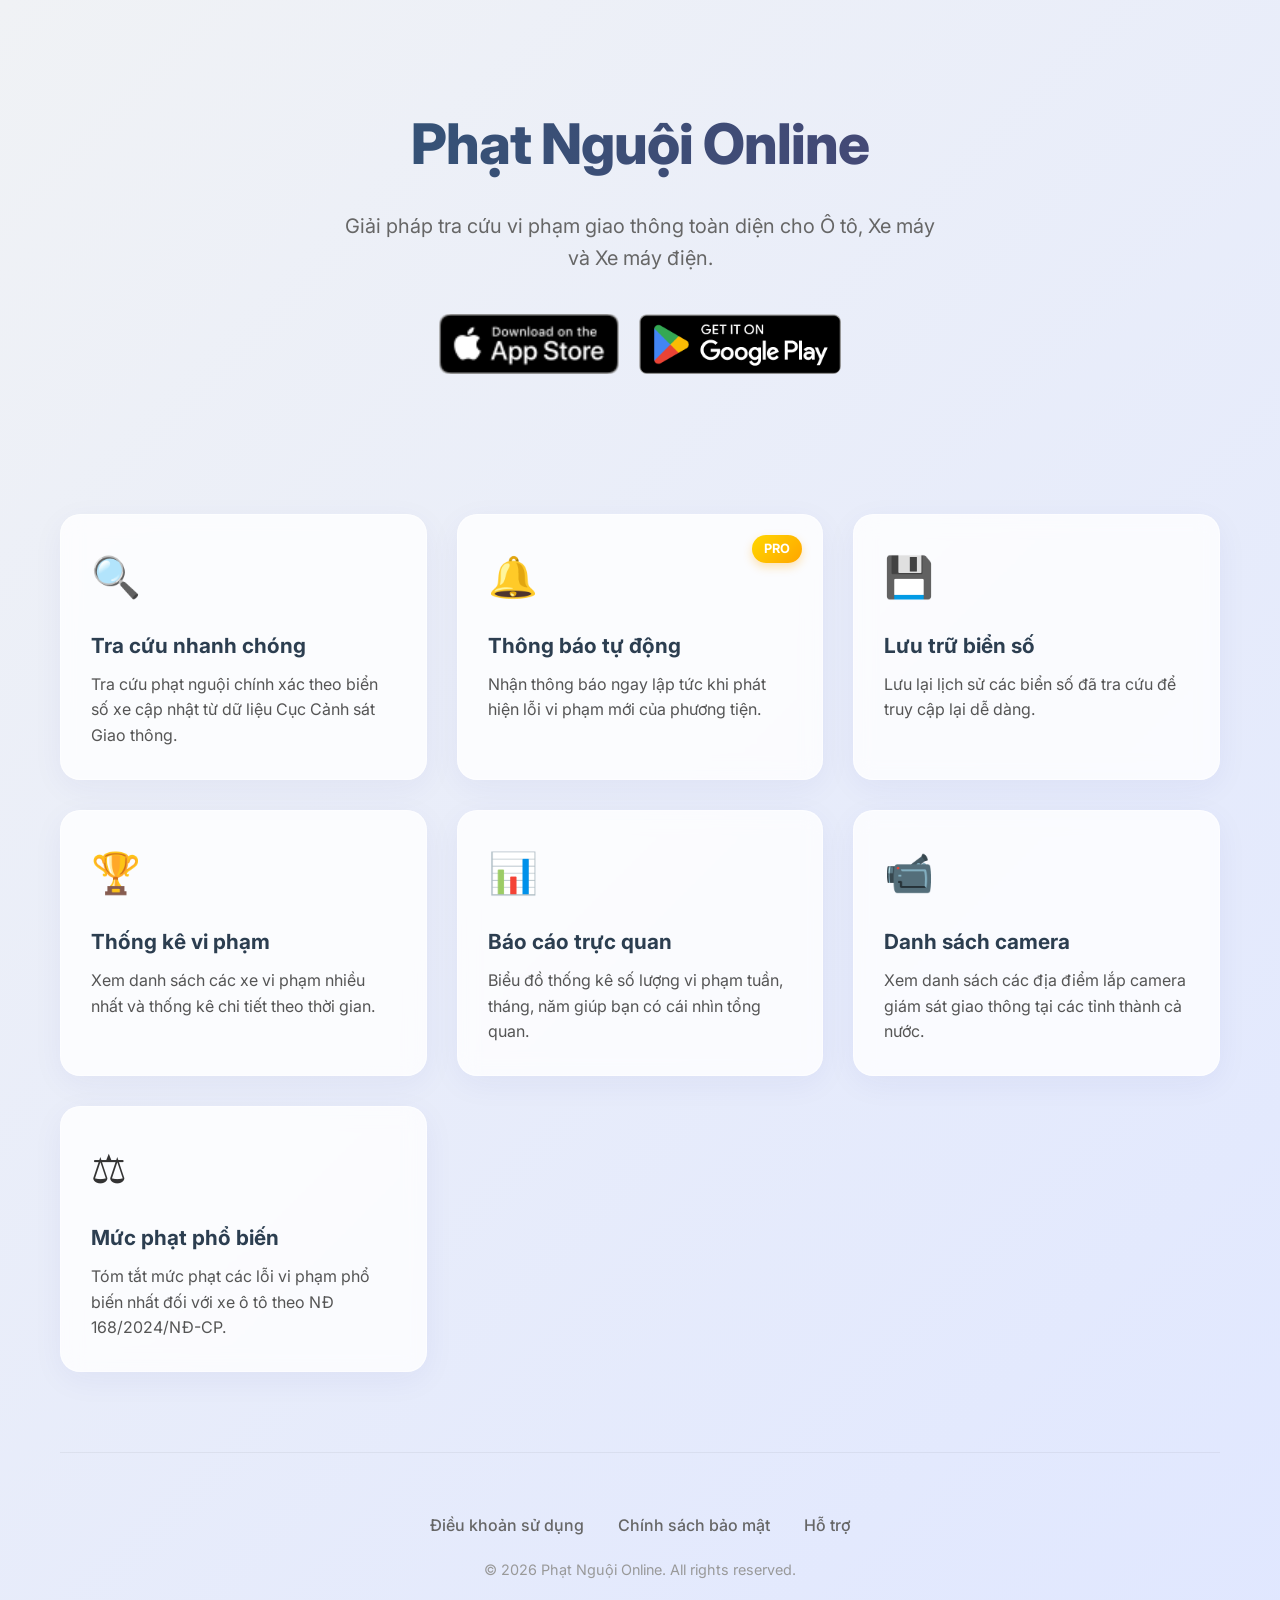
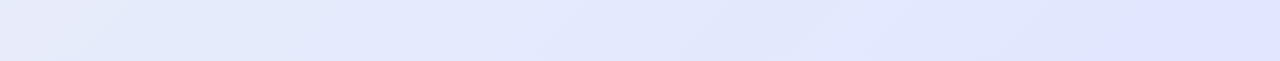
<file: index.html>
<!DOCTYPE html>
<html lang="vi">

<head>
    <meta charset="UTF-8">
    <meta name="viewport" content="width=device-width, initial-scale=1.0">
    <title>Phạt Nguội Online - Tra cứu vi phạm giao thông</title>
    <meta name="description"
        content="Ứng dụng tra cứu phạt nguội nhanh chóng, chính xác cho ô tô, xe máy, xe máy điện. Thông báo lỗi tự động.">
    <!-- Google Fonts -->
    <link rel="preconnect" href="https://fonts.googleapis.com">
    <link rel="preconnect" href="https://fonts.gstatic.com" crossorigin>
    <link href="https://fonts.googleapis.com/css2?family=Inter:wght@400;500;700;800&display=swap" rel="stylesheet">
    <link rel="icon" type="image/x-icon" href="assets/phatnguoi-app.ico">
    <link rel="stylesheet" href="css/style.css">

    <!-- Open Graph / SEO -->
    <meta property="og:title" content="Phạt Nguội Online">
    <meta property="og:description" content="Tra cứu phạt nguội giao thông toàn quốc.">
    <meta property="og:type" content="website">
</head>

<body>

    <div class="container">
        <header>
            <h1>Phạt Nguội Online</h1>
            <p class="tagline">Giải pháp tra cứu vi phạm giao thông toàn diện cho Ô tô, Xe máy và Xe máy điện.</p>

            <div class="download-buttons">
                <img src="assets/App_Store_Badge.png" alt="Download on App Store" class="store-badge" id="appStoreBtn">
                <img src="assets/GooglePlay_Badge.png" alt="Get it on Google Play" class="store-badge"
                    id="playStoreBtn">
            </div>
        </header>

        <section class="features">
            <div class="feature-card">
                <span class="feature-icon">🔍</span>
                <h3 class="feature-title">Tra cứu nhanh chóng</h3>
                <p class="feature-desc">Tra cứu phạt nguội chính xác theo biển số xe cập nhật từ dữ liệu Cục Cảnh sát
                    Giao thông.</p>
            </div>

            <div class="feature-card">
                <span class="pro-badge">PRO</span>
                <span class="feature-icon">🔔</span>
                <h3 class="feature-title">Thông báo tự động</h3>
                <p class="feature-desc">Nhận thông báo ngay lập tức khi phát hiện lỗi vi phạm mới của phương tiện.</p>
            </div>

            <div class="feature-card">
                <span class="feature-icon">💾</span>
                <h3 class="feature-title">Lưu trữ biển số</h3>
                <p class="feature-desc">Lưu lại lịch sử các biển số đã tra cứu để truy cập lại dễ dàng.</p>
            </div>

            <div class="feature-card">
                <span class="feature-icon">🏆</span>
                <h3 class="feature-title">Thống kê vi phạm</h3>
                <p class="feature-desc">Xem danh sách các xe vi phạm nhiều nhất và thống kê chi tiết theo thời gian.</p>
            </div>

            <div class="feature-card">
                <span class="feature-icon">📊</span>
                <h3 class="feature-title">Báo cáo trực quan</h3>
                <p class="feature-desc">Biểu đồ thống kê số lượng vi phạm tuần, tháng, năm giúp bạn có cái nhìn tổng
                    quan.</p>
            </div>

            <div class="feature-card">
                <span class="feature-icon">📹</span>
                <h3 class="feature-title">Danh sách camera</h3>
                <p class="feature-desc">Xem danh sách các địa điểm lắp camera giám sát giao thông tại các tỉnh thành cả
                    nước.</p>
            </div>

            <div class="feature-card">
                <span class="feature-icon">⚖️</span>
                <h3 class="feature-title">Mức phạt phổ biến</h3>
                <p class="feature-desc">Tóm tắt mức phạt các lỗi vi phạm phổ biến nhất đối với xe ô tô theo NĐ
                    168/2024/NĐ-CP.</p>
            </div>
        </section>

        <footer>
            <div class="footer-links">
                <a href="/terms">Điều khoản sử dụng</a>
                <a href="/privacy">Chính sách bảo mật</a>
                <a href="/support">Hỗ trợ</a>
            </div>
            <p class="copyright">© 2026 Phạt Nguội Online. All rights reserved.</p>
        </footer>
    </div>

    <script src="js/config.js"></script>
    <script src="js/main.js"></script>
</body>

</html>
</file>
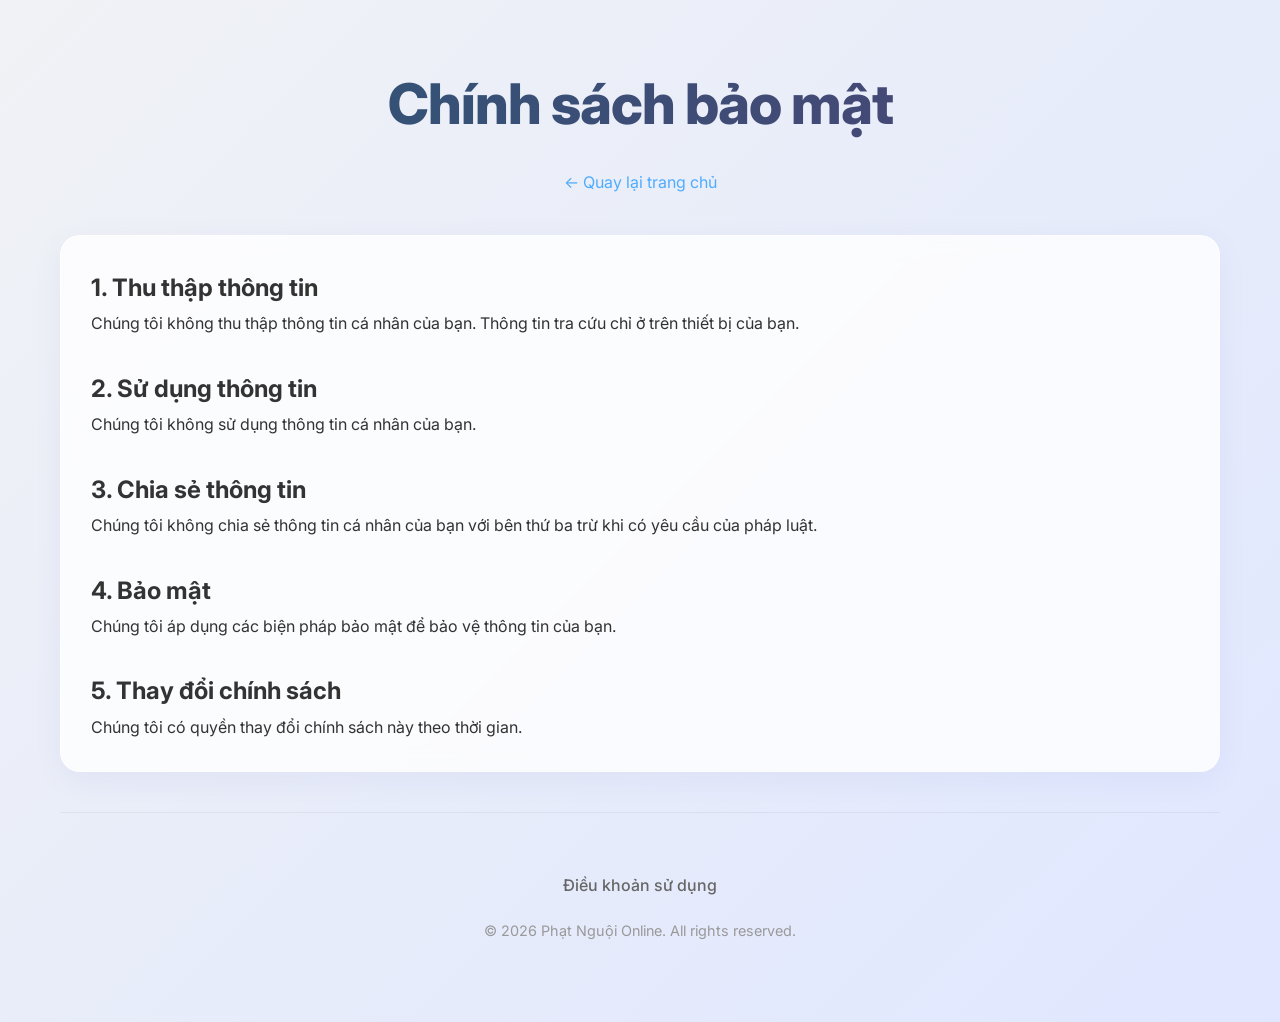
<file: privacy/index.html>
<!DOCTYPE html>
<html lang="vi">

<head>
    <meta charset="UTF-8">
    <meta name="viewport" content="width=device-width, initial-scale=1.0">
    <title>Chính sách bảo mật - Phạt Nguội Online</title>
    <link rel="preconnect" href="https://fonts.googleapis.com">
    <link rel="preconnect" href="https://fonts.gstatic.com" crossorigin>
    <link href="https://fonts.googleapis.com/css2?family=Inter:wght@400;500;700&display=swap" rel="stylesheet">
    <link rel="icon" type="image/x-icon" href="../assets/phatnguoi-app.ico">
    <link rel="stylesheet" href="../css/style.css">
</head>

<body>
    <div class="container">
        <header style="padding: 40px 0;">
            <h1>Chính sách bảo mật</h1>
            <a href="/" style="text-decoration: none; color: var(--primary-color);">← Quay lại trang chủ</a>
        </header>

        <div class="feature-card" style="text-align: left; line-height: 1.8;">
            <h2>1. Thu thập thông tin</h2>
            <p>Chúng tôi không thu thập thông tin cá nhân của bạn. Thông tin tra cứu chỉ ở trên thiết bị của bạn.</p>
            <br>
            <h2>2. Sử dụng thông tin</h2>
            <p>Chúng tôi không sử dụng thông tin cá nhân của bạn.</p>
            <br>
            <h2>3. Chia sẻ thông tin</h2>
            <p>Chúng tôi không chia sẻ thông tin cá nhân của bạn với bên thứ ba trừ khi có yêu cầu của pháp luật.</p>
            <br>
            <h2>4. Bảo mật</h2>
            <p>Chúng tôi áp dụng các biện pháp bảo mật để bảo vệ thông tin của bạn.</p>
            <br>
            <h2>5. Thay đổi chính sách</h2>
            <p>Chúng tôi có quyền thay đổi chính sách này theo thời gian.</p>
        </div>

        <footer>
            <div class="footer-links">
                <a href="/terms">Điều khoản sử dụng</a>
            </div>
            <p class="copyright">© 2026 Phạt Nguội Online. All rights reserved.</p>
        </footer>
    </div>
</body>

</html>
</file>
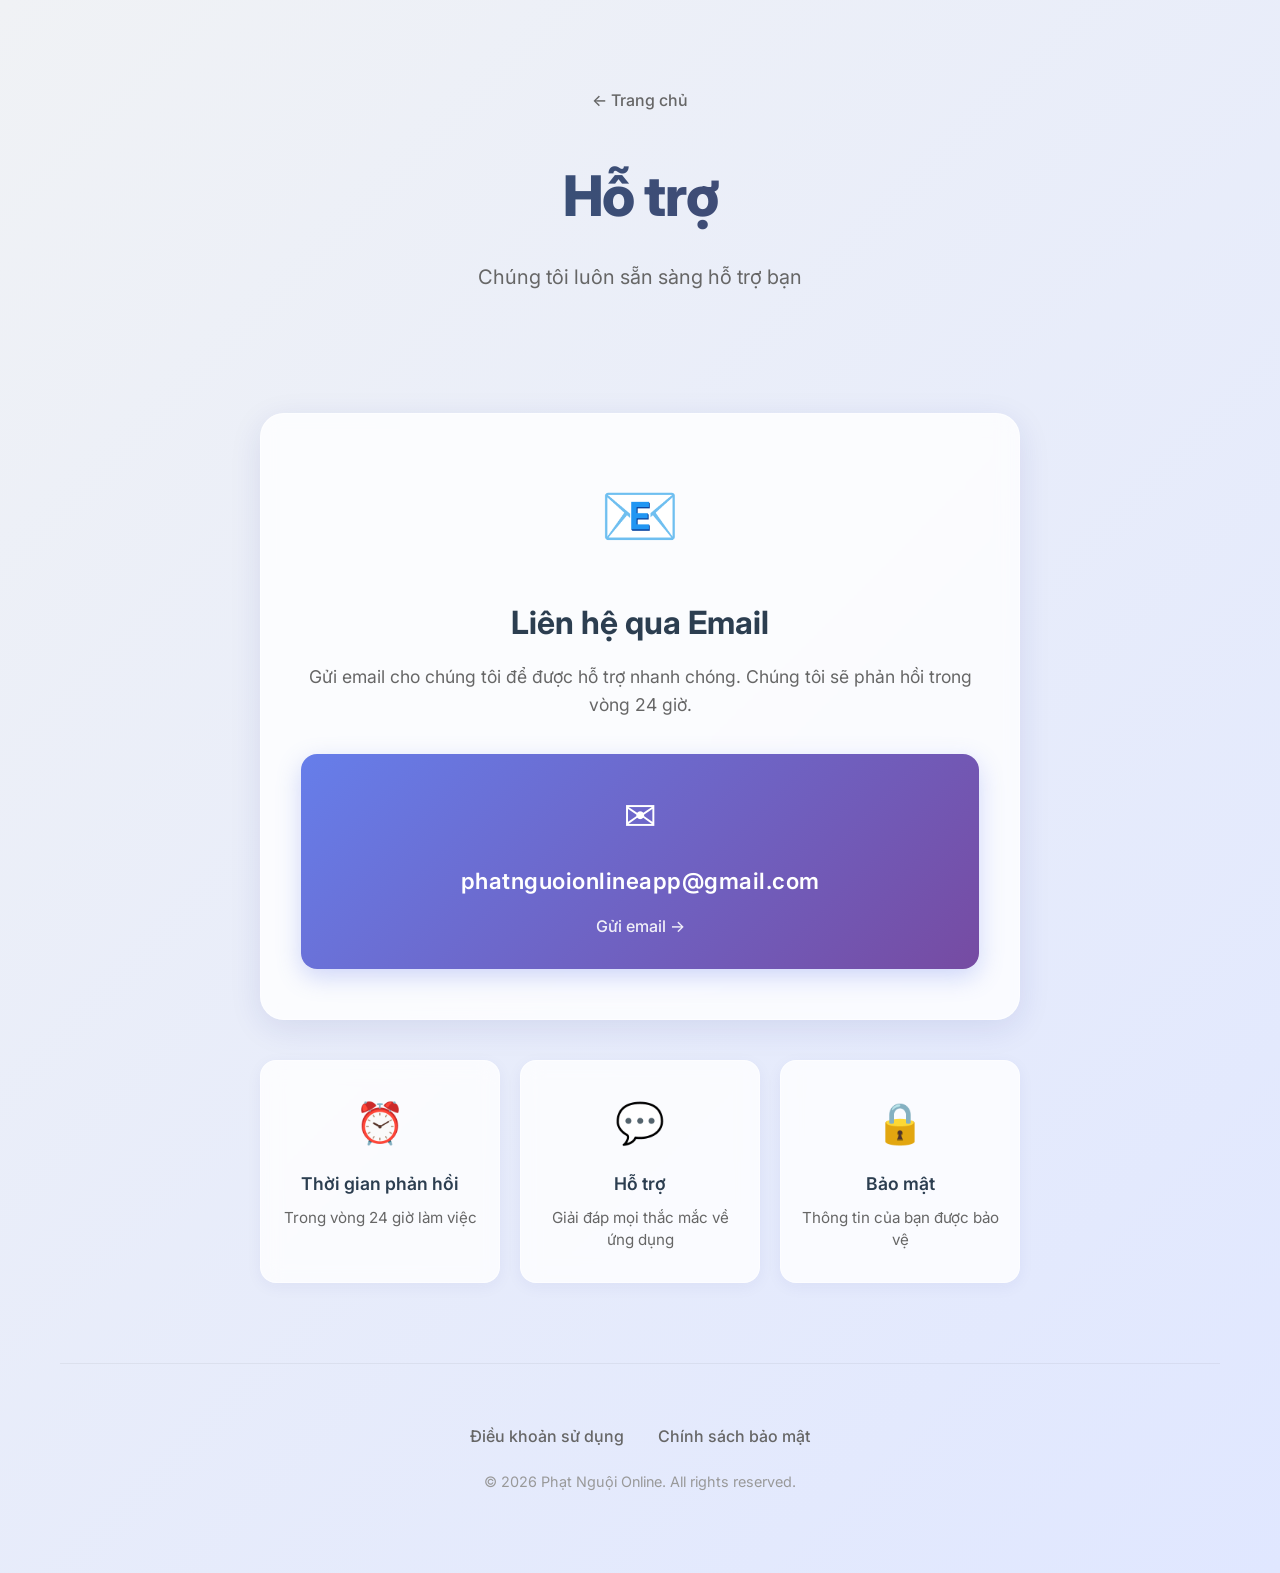
<file: support/index.html>
<!DOCTYPE html>
<html lang="vi">

<head>
    <meta charset="UTF-8">
    <meta name="viewport" content="width=device-width, initial-scale=1.0">
    <title>Hỗ trợ - Phạt Nguội Online</title>
    <meta name="description" content="Liên hệ hỗ trợ cho ứng dụng Phạt Nguội Online">
    <!-- Google Fonts -->
    <link rel="preconnect" href="https://fonts.googleapis.com">
    <link rel="preconnect" href="https://fonts.gstatic.com" crossorigin>
    <link href="https://fonts.googleapis.com/css2?family=Inter:wght@400;500;700;800&display=swap" rel="stylesheet">
    <link rel="icon" type="image/x-icon" href="../assets/phatnguoi-app.ico">
    <link rel="stylesheet" href="../css/style.css">
    <link rel="stylesheet" href="support.css">

    <!-- Open Graph / SEO -->
    <meta property="og:title" content="Hỗ trợ - Phạt Nguội Online">
    <meta property="og:description" content="Liên hệ hỗ trợ cho ứng dụng Phạt Nguội Online">
    <meta property="og:type" content="website">
</head>

<body>
    <div class="container">
        <header class="support-header">
            <a href="/" class="back-link">← Trang chủ</a>
            <h1>Hỗ trợ</h1>
            <p class="tagline">Chúng tôi luôn sẵn sàng hỗ trợ bạn</p>
        </header>

        <section class="support-content">
            <div class="support-card">
                <div class="icon-wrapper">
                    <span class="support-icon">📧</span>
                </div>
                <h2 class="support-title">Liên hệ qua Email</h2>
                <p class="support-description">
                    Gửi email cho chúng tôi để được hỗ trợ nhanh chóng. Chúng tôi sẽ phản hồi trong vòng 24 giờ.
                </p>
                <a href="mailto:hugetree29@gmail.com" class="email-box">
                    <span class="email-icon">✉️</span>
                    <span class="email-address">phatnguoionlineapp@gmail.com</span>
                    <span class="email-action">Gửi email →</span>
                </a>
            </div>

            <div class="info-cards">
                <div class="info-card">
                    <span class="info-icon">⏰</span>
                    <h3>Thời gian phản hồi</h3>
                    <p>Trong vòng 24 giờ làm việc</p>
                </div>
                <div class="info-card">
                    <span class="info-icon">💬</span>
                    <h3>Hỗ trợ</h3>
                    <p>Giải đáp mọi thắc mắc về ứng dụng</p>
                </div>
                <div class="info-card">
                    <span class="info-icon">🔒</span>
                    <h3>Bảo mật</h3>
                    <p>Thông tin của bạn được bảo vệ</p>
                </div>
            </div>
        </section>

        <footer>
            <div class="footer-links">
                <a href="/terms">Điều khoản sử dụng</a>
                <a href="/privacy">Chính sách bảo mật</a>
            </div>
            <p class="copyright">© 2026 Phạt Nguội Online. All rights reserved.</p>
        </footer>
    </div>
</body>

</html>
</file>
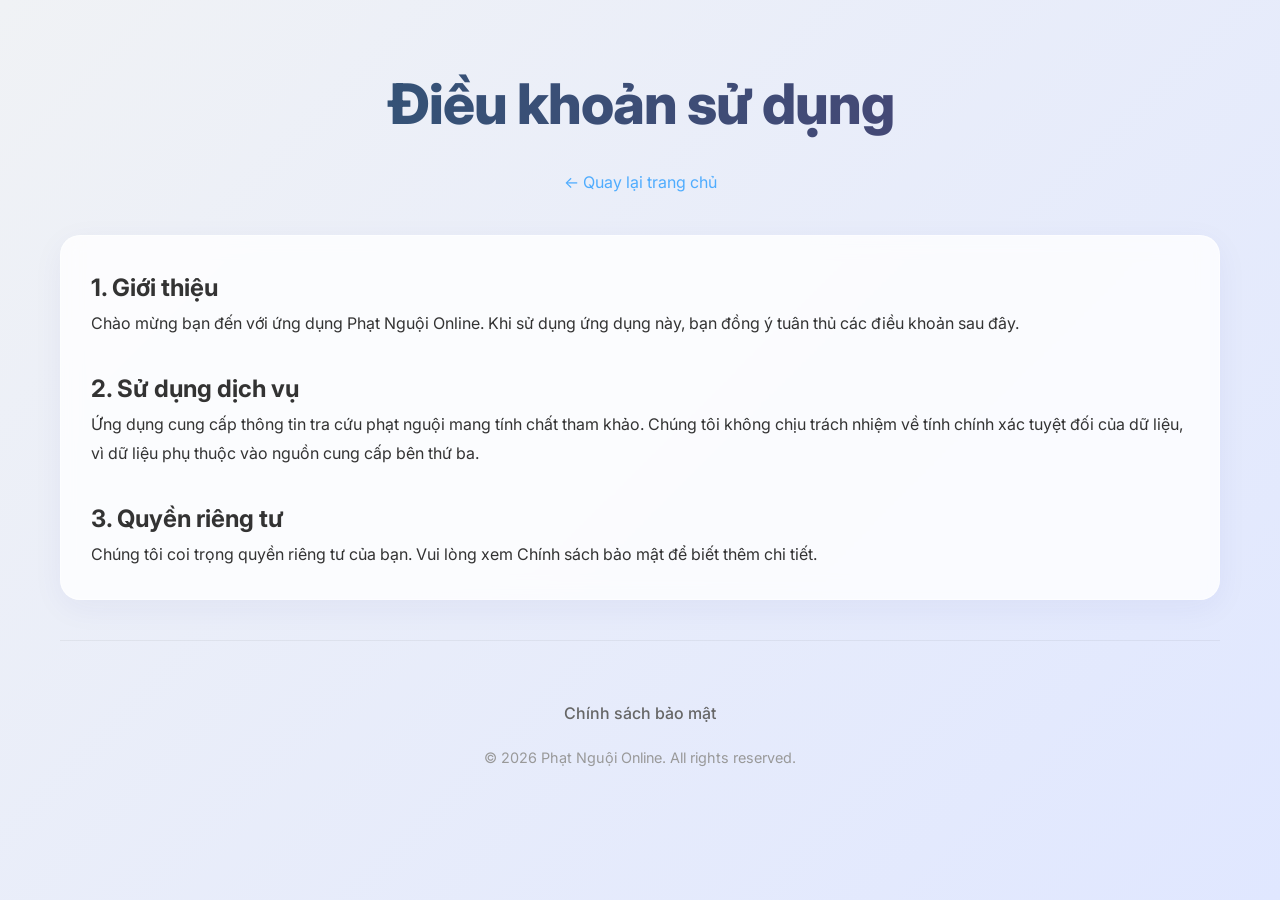
<file: terms/index.html>
<!DOCTYPE html>
<html lang="vi">

<head>
    <meta charset="UTF-8">
    <meta name="viewport" content="width=device-width, initial-scale=1.0">
    <title>Điều khoản sử dụng - Phạt Nguội Online</title>
    <link rel="preconnect" href="https://fonts.googleapis.com">
    <link rel="preconnect" href="https://fonts.gstatic.com" crossorigin>
    <link href="https://fonts.googleapis.com/css2?family=Inter:wght@400;500;700&display=swap" rel="stylesheet">
    <link rel="icon" type="image/x-icon" href="../assets/phatnguoi-app.ico">
    <link rel="stylesheet" href="../css/style.css">
</head>

<body>
    <div class="container">
        <header style="padding: 40px 0;">
            <h1>Điều khoản sử dụng</h1>
            <a href="/" style="text-decoration: none; color: var(--primary-color);">← Quay lại trang chủ</a>
        </header>

        <div class="feature-card" style="text-align: left; line-height: 1.8;">
            <h2>1. Giới thiệu</h2>
            <p>Chào mừng bạn đến với ứng dụng Phạt Nguội Online. Khi sử dụng ứng dụng này, bạn đồng ý tuân thủ các điều
                khoản sau đây.</p>
            <br>
            <h2>2. Sử dụng dịch vụ</h2>
            <p>Ứng dụng cung cấp thông tin tra cứu phạt nguội mang tính chất tham khảo. Chúng tôi không chịu trách nhiệm
                về tính chính xác tuyệt đối của dữ liệu, vì dữ liệu phụ thuộc vào nguồn cung cấp bên thứ ba.</p>
            <br>
            <h2>3. Quyền riêng tư</h2>
            <p>Chúng tôi coi trọng quyền riêng tư của bạn. Vui lòng xem Chính sách bảo mật để biết thêm chi tiết.</p>
            <!-- Add more generic terms here -->
        </div>

        <footer>
            <div class="footer-links">
                <a href="/privacy">Chính sách bảo mật</a>
            </div>
            <p class="copyright">© 2026 Phạt Nguội Online. All rights reserved.</p>
        </footer>
    </div>
</body>

</html>
</file>
<file: css/style.css>
:root {
    --primary-color: #4facfe;
    --secondary-color: #00f2fe;
    --accent-color: #ff5858;
    --text-color: #333;
    --bg-color: #f0f2f5;
    --card-bg: rgba(255, 255, 255, 0.8);
    --glass-border: rgba(255, 255, 255, 0.5);
}

* {
    box-sizing: border-box;
    margin: 0;
    padding: 0;
    font-family: 'Inter', system-ui, -apple-system, sans-serif;
}

body {
    background: linear-gradient(135deg, var(--bg-color) 0%, #e0e7ff 100%);
    color: var(--text-color);
    line-height: 1.6;
    min-height: 100vh;
}

.container {
    max-width: 1200px;
    margin: 0 auto;
    padding: 20px;
}

/* Header */
header {
    text-align: center;
    padding: 80px 20px 40px;
}

h1 {
    font-size: 3.5rem;
    font-weight: 800;
    background: linear-gradient(to right, #2b5876, #4e4376);
    -webkit-background-clip: text;
    -webkit-text-fill-color: transparent;
    margin-bottom: 20px;
    letter-spacing: -1px;
}

.tagline {
    font-size: 1.25rem;
    color: #666;
    margin-bottom: 40px;
    max-width: 600px;
    margin-left: auto;
    margin-right: auto;
}

/* Download Buttons */
.download-buttons {
    display: flex;
    justify-content: center;
    gap: 20px;
    margin-bottom: 60px;
    flex-wrap: wrap;
}

.store-badge {
    height: 60px;
    transition: transform 0.3s ease, box-shadow 0.3s ease;
    border-radius: 8px; /* Smooth corners if images have them or for consistency */
    cursor: pointer;
}

.store-badge:hover {
    transform: translateY(-5px);
    box-shadow: 0 10px 20px rgba(0,0,0,0.15);
}

/* Features Section */
.features {
    display: grid;
    grid-template-columns: repeat(auto-fit, minmax(300px, 1fr));
    gap: 30px;
    padding: 40px 0;
}

.feature-card {
    background: var(--card-bg);
    backdrop-filter: blur(10px);
    -webkit-backdrop-filter: blur(10px);
    border: 1px solid var(--glass-border);
    border-radius: 20px;
    padding: 30px;
    transition: all 0.3s ease;
    box-shadow: 0 8px 32px 0 rgba(31, 38, 135, 0.05);
    position: relative;
    overflow: hidden;
}

.feature-card:hover {
    transform: translateY(-5px);
    box-shadow: 0 12px 40px 0 rgba(31, 38, 135, 0.1);
}

.feature-icon {
    font-size: 2.5rem;
    margin-bottom: 20px;
    display: block;
}

.feature-title {
    font-size: 1.3rem;
    font-weight: 700;
    margin-bottom: 10px;
    color: #2c3e50;
}

.feature-desc {
    font-size: 1rem;
    color: #555;
}

.pro-badge {
    position: absolute;
    top: 20px;
    right: 20px;
    background: linear-gradient(135deg, #FFD700 0%, #FFA500 100%);
    color: white;
    padding: 4px 12px;
    border-radius: 20px;
    font-size: 0.8rem;
    font-weight: bold;
    box-shadow: 0 4px 10px rgba(255, 165, 0, 0.3);
}

/* Footer */
footer {
    text-align: center;
    padding: 60px 20px;
    margin-top: 40px;
    border-top: 1px solid rgba(0,0,0,0.05);
}

.footer-links a {
    color: #666;
    text-decoration: none;
    margin: 0 15px;
    font-weight: 500;
    transition: color 0.2s;
}

.footer-links a:hover {
    color: var(--primary-color);
}

.copyright {
    margin-top: 20px;
    font-size: 0.9rem;
    color: #999;
}

/* Responsive */
@media (max-width: 768px) {
    h1 {
        font-size: 2.5rem;
    }
    
    .download-buttons {
        flex-direction: column;
        align-items: center;
    }
    
    .store-badge {
        height: 50px;
        width: auto;
    }
}
</file>
<file: support/support.css>
/* Support Page Specific Styles */

.support-header {
    position: relative;
    padding: 60px 20px 40px;
}

.back-link {
    display: inline-flex;
    align-items: center;
    color: #666;
    text-decoration: none;
    font-weight: 500;
    margin-bottom: 30px;
    transition: all 0.3s ease;
    padding: 8px 16px;
    border-radius: 8px;
}

.back-link:hover {
    color: var(--primary-color);
    background: rgba(79, 172, 254, 0.1);
    transform: translateX(-5px);
}

.support-content {
    max-width: 800px;
    margin: 0 auto;
    padding: 40px 20px;
}

.support-card {
    background: var(--card-bg);
    backdrop-filter: blur(10px);
    -webkit-backdrop-filter: blur(10px);
    border: 1px solid var(--glass-border);
    border-radius: 24px;
    padding: 50px 40px;
    text-align: center;
    box-shadow: 0 8px 32px 0 rgba(31, 38, 135, 0.1);
    margin-bottom: 40px;
    transition: all 0.3s ease;
}

.support-card:hover {
    box-shadow: 0 12px 48px 0 rgba(31, 38, 135, 0.15);
    transform: translateY(-2px);
}

.icon-wrapper {
    margin-bottom: 30px;
}

.support-icon {
    font-size: 4rem;
    display: inline-block;
    animation: float 3s ease-in-out infinite;
}

@keyframes float {
    0%, 100% {
        transform: translateY(0px);
    }
    50% {
        transform: translateY(-10px);
    }
}

.support-title {
    font-size: 2rem;
    font-weight: 700;
    color: #2c3e50;
    margin-bottom: 15px;
}

.support-description {
    font-size: 1.1rem;
    color: #666;
    margin-bottom: 35px;
    line-height: 1.6;
}

.email-box {
    display: flex;
    flex-direction: column;
    align-items: center;
    gap: 15px;
    background: linear-gradient(135deg, #667eea 0%, #764ba2 100%);
    color: white;
    padding: 30px 40px;
    border-radius: 16px;
    text-decoration: none;
    transition: all 0.3s ease;
    box-shadow: 0 8px 24px rgba(102, 126, 234, 0.3);
    position: relative;
    overflow: hidden;
}

.email-box::before {
    content: '';
    position: absolute;
    top: 0;
    left: -100%;
    width: 100%;
    height: 100%;
    background: linear-gradient(90deg, transparent, rgba(255, 255, 255, 0.2), transparent);
    transition: left 0.5s ease;
}

.email-box:hover::before {
    left: 100%;
}

.email-box:hover {
    transform: translateY(-3px);
    box-shadow: 0 12px 32px rgba(102, 126, 234, 0.4);
}

.email-box:active {
    transform: translateY(-1px);
}

.email-icon {
    font-size: 2.5rem;
}

.email-address {
    font-size: 1.4rem;
    font-weight: 600;
    letter-spacing: 0.5px;
}

.email-action {
    font-size: 1rem;
    font-weight: 500;
    opacity: 0.9;
}

/* Info Cards */
.info-cards {
    display: grid;
    grid-template-columns: repeat(auto-fit, minmax(200px, 1fr));
    gap: 20px;
    margin-top: 40px;
}

.info-card {
    background: var(--card-bg);
    backdrop-filter: blur(10px);
    -webkit-backdrop-filter: blur(10px);
    border: 1px solid var(--glass-border);
    border-radius: 16px;
    padding: 30px 20px;
    text-align: center;
    transition: all 0.3s ease;
    box-shadow: 0 4px 16px 0 rgba(31, 38, 135, 0.05);
}

.info-card:hover {
    transform: translateY(-5px);
    box-shadow: 0 8px 24px 0 rgba(31, 38, 135, 0.1);
}

.info-icon {
    font-size: 2.5rem;
    display: block;
    margin-bottom: 15px;
}

.info-card h3 {
    font-size: 1.1rem;
    font-weight: 600;
    color: #2c3e50;
    margin-bottom: 8px;
}

.info-card p {
    font-size: 0.95rem;
    color: #666;
    line-height: 1.5;
}

/* Responsive */
@media (max-width: 768px) {
    .support-header {
        padding: 40px 20px 30px;
    }

    .support-card {
        padding: 40px 25px;
    }

    .support-title {
        font-size: 1.6rem;
    }

    .email-address {
        font-size: 1.1rem;
        word-break: break-all;
    }

    .info-cards {
        grid-template-columns: 1fr;
    }
}
</file>
